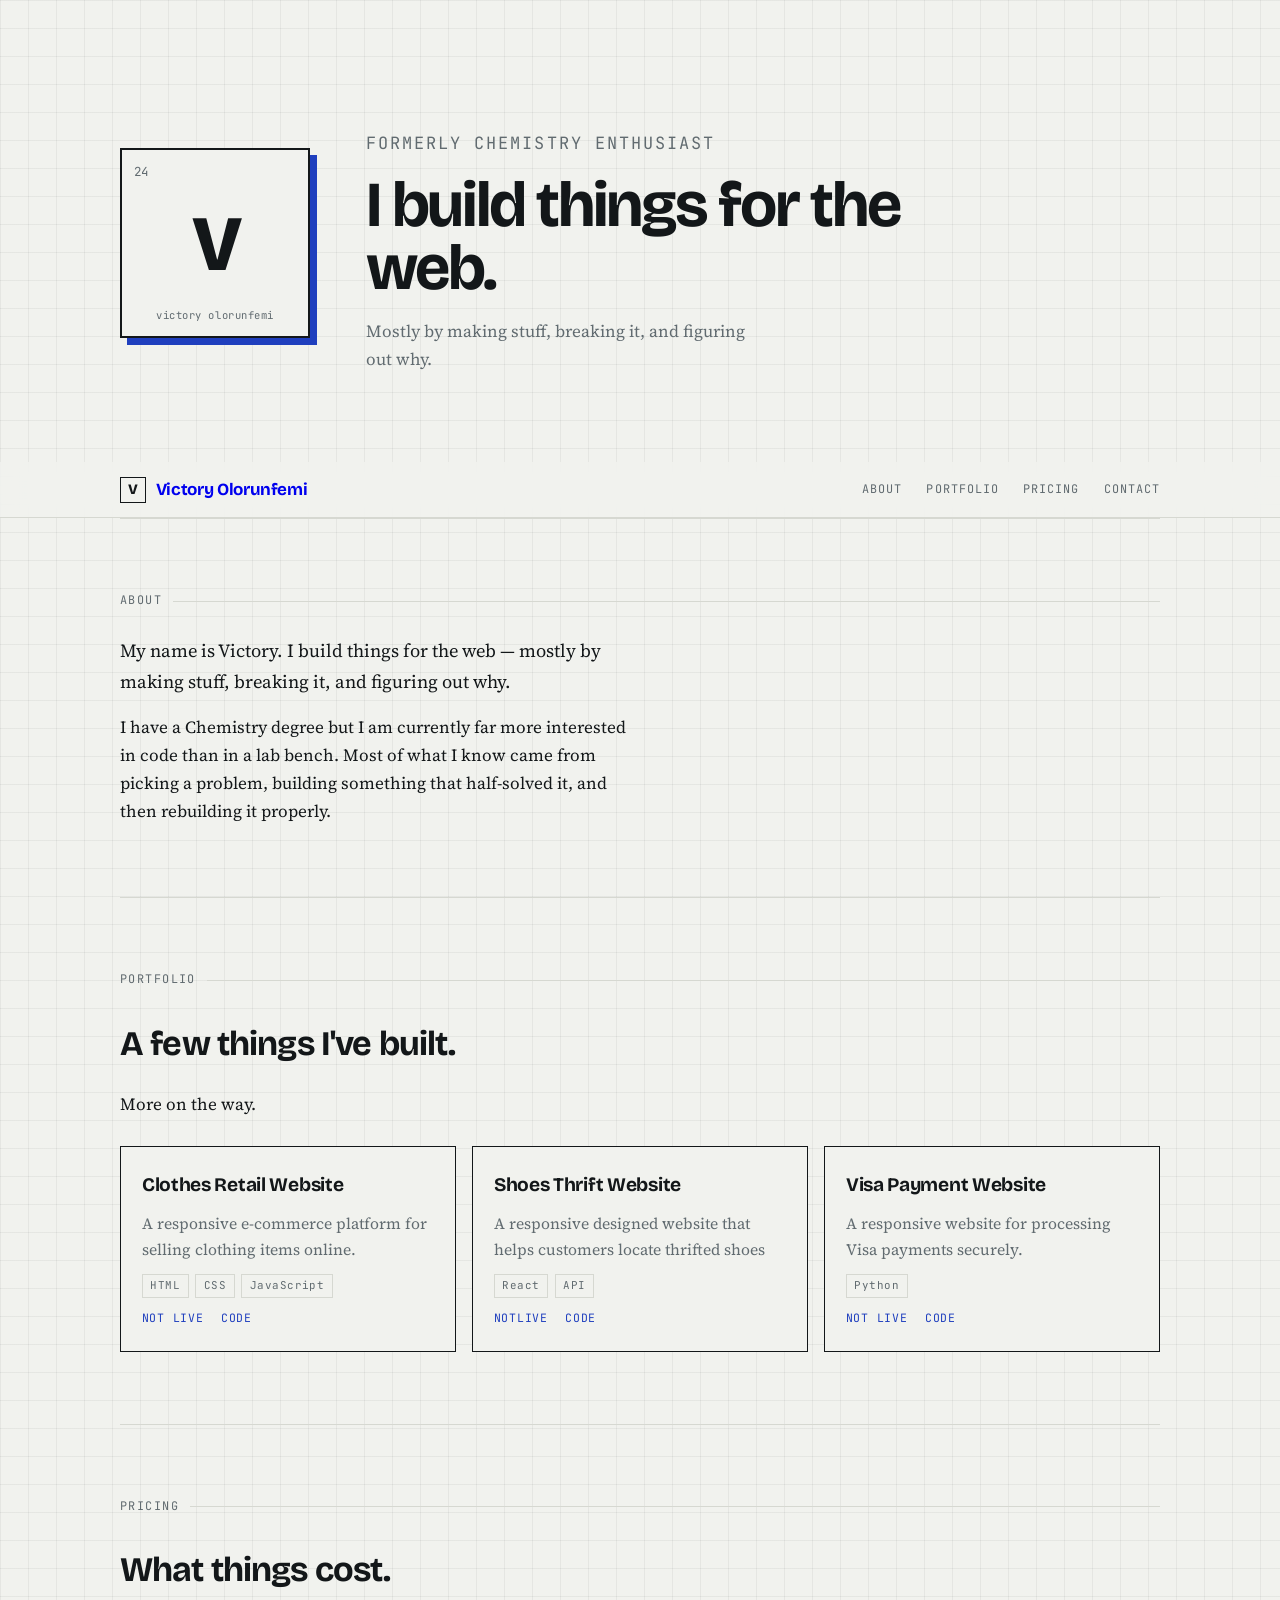
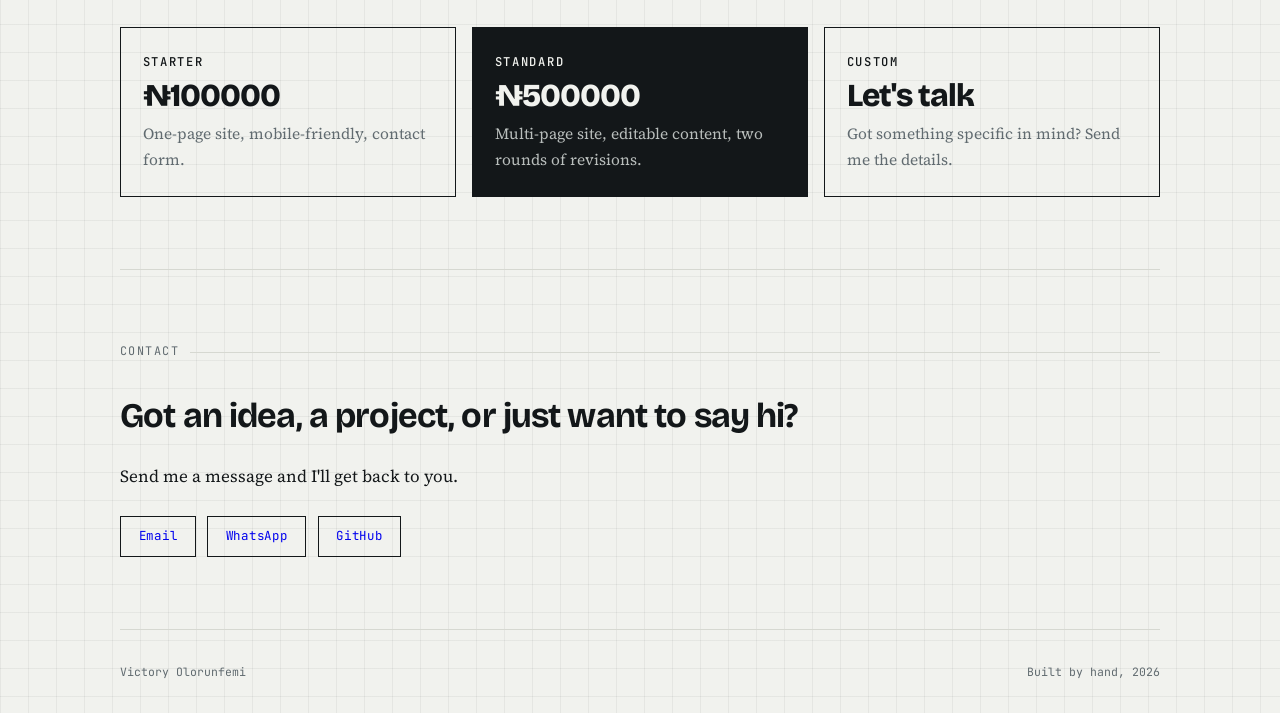
<file: index.html>
<!Doctype html>
<html lang="en">
<head>
    <meta charset="UTF-8">
    <meta name="viewport" content="width=device-width, initial-scale=1.0">
    <title>Victory Olorunfemi</title>
    <link rel="preconnect" href="https://fonts.googleapis.com">
    <link rel="preconnect" href="https://fonts.gstatic.com" crossorigin>
    <link href="https://fonts.googleapis.com/css2?family=Bricolage+Grotesque:opsz,wght@12..96,500;12..96,700;12..96,800&family=Source+Serif+4:opsz,wght@8..60,400;8..60,600&family=JetBrains+Mono:wght@400;500&display=swap" rel="stylesheet">
    <link rel="stylesheet" href="styles.css">
</head>
<body>
    <header class="hero wrap" id="top">
        <div class="hero-grid">
            <div class="tile">
            <div class="tile-num">24</div>
            <div class="tile-sym">V</div>
            <div class="tile-name">victory olorunfemi</div>
            </div>
            <div>
            <p class="eyebrow">formerly chemistry enthusiast</p>
            <h1>I build things for the web.</h1>
            <p>Mostly by making stuff, breaking it, and figuring out why.</p>
            </div>
        </div>
    </header>

    <nav class="nav">
        <div class="wrap nav-inner">
            <a class="brand" href="#top">
            <span class="brand-mark">V</span>
            <span>Victory Olorunfemi</span>
            </a>
            <ul class="nav-links">
            <li><a href="#about">About</a></li>
            <li><a href="#Portfolio">Portfolio</a></li>
            <li><a href="#Pricing">Pricing</a></li>
            <li><a href="#Contact">Contact</a></li>
            </ul>
        </div>
    </nav>

<section class="section wrap reveal" id="about">
  <p class="label">About</p>
  <div class="prose">
    <p class="lede">My name is Victory. I build things for the web — mostly by making stuff, breaking it, and figuring out why.</p>
    <p>I have a Chemistry degree but I am currently far more interested in code than in a lab bench. Most of what I know came from picking a problem, building something that half-solved it, and then rebuilding it properly.</p>
  </div>
</section>

<section class="section wrap reveal" id="Portfolio">
  <p class="label">Portfolio</p>
  <h2>A few things I've built.</h2>
  <p class="prose">More on the way.</p>

  <div class="cards">
    <article class="card">
      <h3>Clothes Retail Website</h3>
      <p>A responsive e-commerce platform for selling clothing items online.</p>
      <div class="tags"><span class="tag">HTML</span><span class="tag">CSS</span><span class="tag">JavaScript</span></div>
      <div class="card-links"><a href="#">Not Live</a><a href="#">Code</a></div>
    </article>

    <article class="card">
      <h3>Shoes Thrift Website</h3>
      <p>A responsive designed website that helps customers locate thrifted shoes</p>
      <div class="tags"><span class="tag">React</span><span class="tag">API</span></div>
      <div class="card-links"><a href="#">NotLive</a><a href="#">Code</a></div>
    </article>

    <article class="card">
      <h3>Visa Payment Website</h3>
      <p>A responsive website for processing Visa payments securely.</p>
      <div class="tags"><span class="tag">Python</span></div>
      <div class="card-links"><a href="#">Not Live</a><a href="#">Code</a></div>
    </article>
  </div>
</section>

<section class="section wrap reveal" id="Pricing">
    <p class="label">Pricing</p>
    <h2>What things cost.</h2>

    <div class="tiers">
        <div class="tier">
            <h3>Starter</h3>
            <div class="price">₦100000</div>
            <p>One-page site, mobile-friendly, contact form.</p>
        </div>

        <div class="tier tier--pick">
            <h3>Standard</h3>
            <div class="price">₦500000</div>
            <p>Multi-page site, editable content, two rounds of revisions.</p>
        </div>

        <div class="tier">
            <h3>Custom</h3>
            <div class="price">Let's talk</div>
            <p>Got something specific in mind? Send me the details.</p>
        </div>
    </div>
</section>

<section class="section wrap reveal" id="Contact">
  <p class="label">Contact</p>
  <h2>Got an idea, a project, or just want to say hi?</h2>
  <p class="prose">Send me a message and I'll get back to you.</p>

  <div class="contact-links">
    <a href="mailto:victoryolamide16@gmail.com">Email</a>
    <a href="https://wa.me/2349070773143">WhatsApp</a>
    <a href="https://github.com/vicki-genius">GitHub</a>
  </div>
</section>

<footer class="wrap">
  <span>Victory Olorunfemi</span>
  <span>Built by hand, 2026</span>
</footer>

<script>
const io = new IntersectionObserver((entries) => {
  entries.forEach(e => { if (e.isIntersecting) { e.target.classList.add('in'); io.unobserve(e.target); } });
}, { threshold: 0.12 });
document.querySelectorAll('.reveal').forEach(el => io.observe(el));
</script>


</body>
    
</html>
</file>
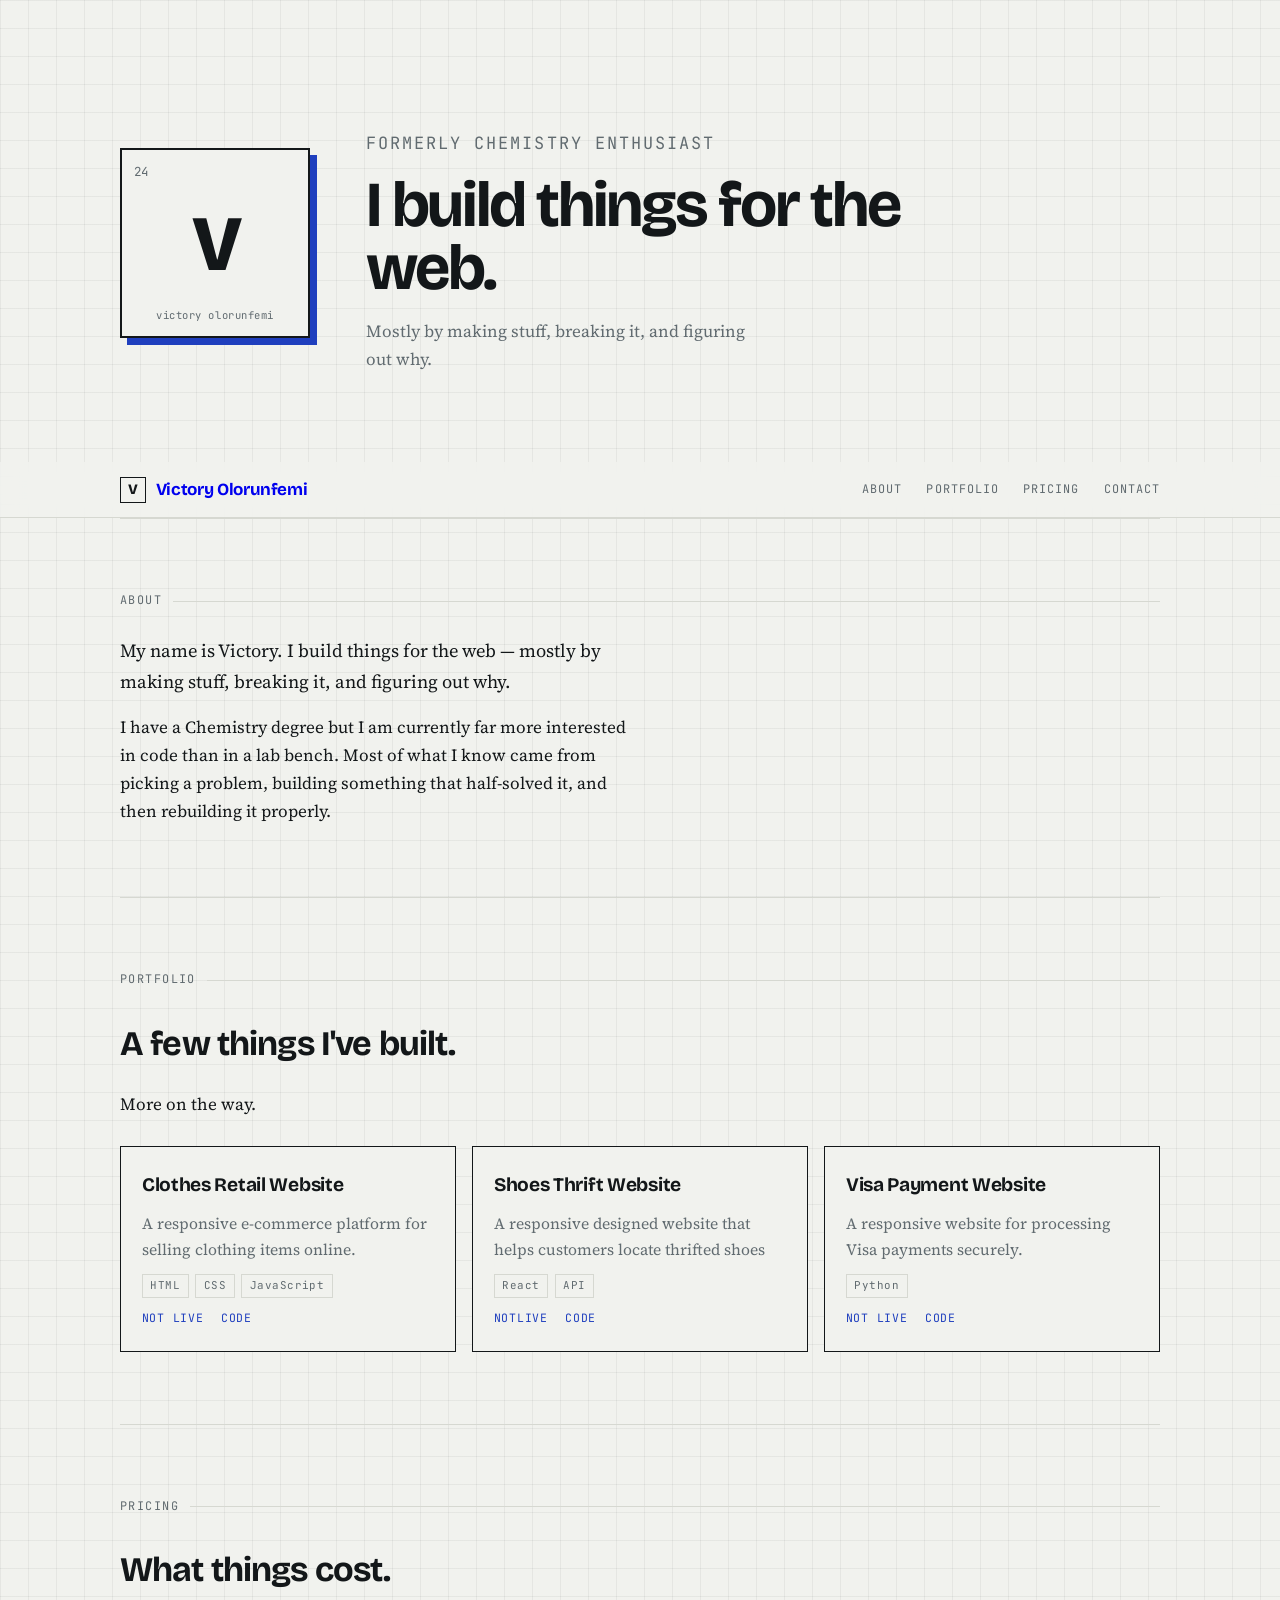
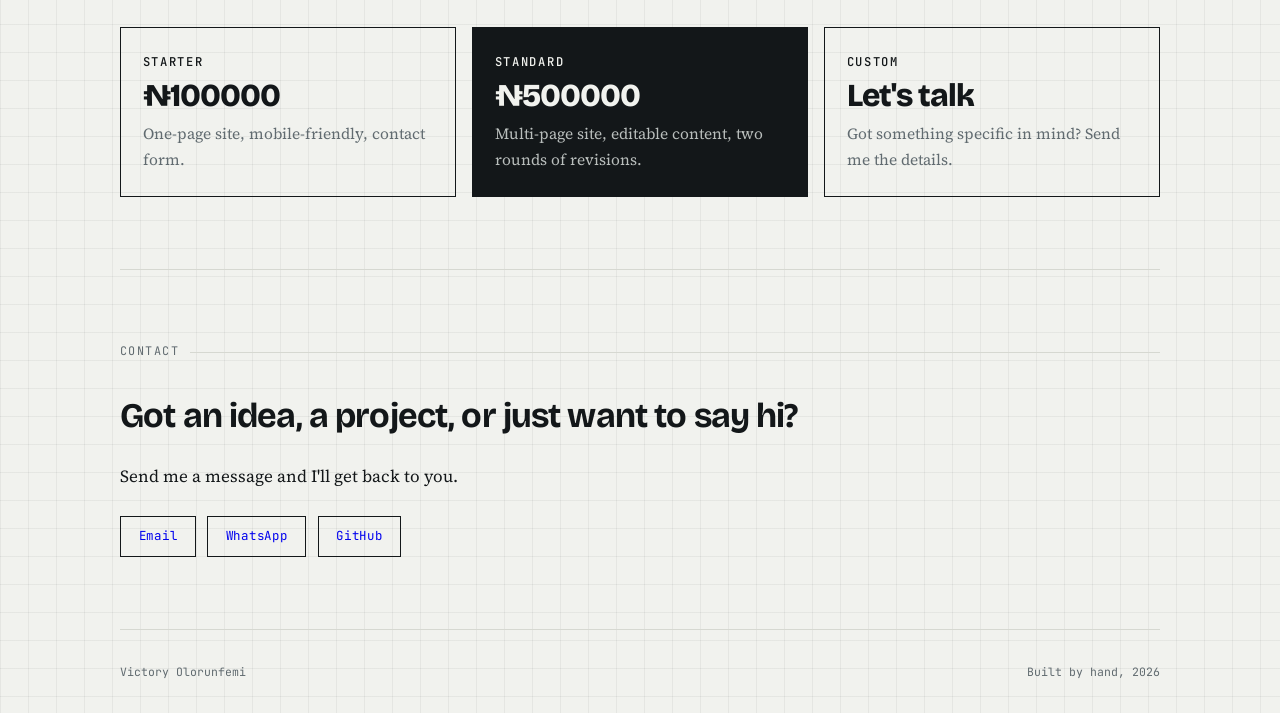
<file: Software Developer/index.html>
<!Doctype html>
<html lang="en">
<head>
    <meta charset="UTF-8">
    <meta name="viewport" content="width=device-width, initial-scale=1.0">
    <title>Victory Olorunfemi</title>
    <link rel="preconnect" href="https://fonts.googleapis.com">
    <link rel="preconnect" href="https://fonts.gstatic.com" crossorigin>
    <link href="https://fonts.googleapis.com/css2?family=Bricolage+Grotesque:opsz,wght@12..96,500;12..96,700;12..96,800&family=Source+Serif+4:opsz,wght@8..60,400;8..60,600&family=JetBrains+Mono:wght@400;500&display=swap" rel="stylesheet">
    <link rel="stylesheet" href="styles.css">
</head>
<body>
    <header class="hero wrap" id="top">
        <div class="hero-grid">
            <div class="tile">
            <div class="tile-num">24</div>
            <div class="tile-sym">V</div>
            <div class="tile-name">victory olorunfemi</div>
            </div>
            <div>
            <p class="eyebrow">formerly chemistry enthusiast</p>
            <h1>I build things for the web.</h1>
            <p>Mostly by making stuff, breaking it, and figuring out why.</p>
            </div>
        </div>
    </header>

    <nav class="nav">
        <div class="wrap nav-inner">
            <a class="brand" href="#top">
            <span class="brand-mark">V</span>
            <span>Victory Olorunfemi</span>
            </a>
            <ul class="nav-links">
            <li><a href="#about">About</a></li>
            <li><a href="#Portfolio">Portfolio</a></li>
            <li><a href="#Pricing">Pricing</a></li>
            <li><a href="#Contact">Contact</a></li>
            </ul>
        </div>
    </nav>

<section class="section wrap reveal" id="about">
  <p class="label">About</p>
  <div class="prose">
    <p class="lede">My name is Victory. I build things for the web — mostly by making stuff, breaking it, and figuring out why.</p>
    <p>I have a Chemistry degree but I am currently far more interested in code than in a lab bench. Most of what I know came from picking a problem, building something that half-solved it, and then rebuilding it properly.</p>
  </div>
</section>

<section class="section wrap reveal" id="Portfolio">
  <p class="label">Portfolio</p>
  <h2>A few things I've built.</h2>
  <p class="prose">More on the way.</p>

  <div class="cards">
    <article class="card">
      <h3>Clothes Retail Website</h3>
      <p>A responsive e-commerce platform for selling clothing items online.</p>
      <div class="tags"><span class="tag">HTML</span><span class="tag">CSS</span><span class="tag">JavaScript</span></div>
      <div class="card-links"><a href="#">Not Live</a><a href="#">Code</a></div>
    </article>

    <article class="card">
      <h3>Shoes Thrift Website</h3>
      <p>A responsive designed website that helps customers locate thrifted shoes</p>
      <div class="tags"><span class="tag">React</span><span class="tag">API</span></div>
      <div class="card-links"><a href="#">NotLive</a><a href="#">Code</a></div>
    </article>

    <article class="card">
      <h3>Visa Payment Website</h3>
      <p>A responsive website for processing Visa payments securely.</p>
      <div class="tags"><span class="tag">Python</span></div>
      <div class="card-links"><a href="#">Not Live</a><a href="#">Code</a></div>
    </article>
  </div>
</section>

<section class="section wrap reveal" id="Pricing">
    <p class="label">Pricing</p>
    <h2>What things cost.</h2>

    <div class="tiers">
        <div class="tier">
            <h3>Starter</h3>
            <div class="price">₦100000</div>
            <p>One-page site, mobile-friendly, contact form.</p>
        </div>

        <div class="tier tier--pick">
            <h3>Standard</h3>
            <div class="price">₦500000</div>
            <p>Multi-page site, editable content, two rounds of revisions.</p>
        </div>

        <div class="tier">
            <h3>Custom</h3>
            <div class="price">Let's talk</div>
            <p>Got something specific in mind? Send me the details.</p>
        </div>
    </div>
</section>

<section class="section wrap reveal" id="Contact">
  <p class="label">Contact</p>
  <h2>Got an idea, a project, or just want to say hi?</h2>
  <p class="prose">Send me a message and I'll get back to you.</p>

  <div class="contact-links">
    <a href="mailto:victoryolamide16@gmail.com">Email</a>
    <a href="https://wa.me/2349070773143">WhatsApp</a>
    <a href="https://github.com/vicki-genius">GitHub</a>
  </div>
</section>

<footer class="wrap">
  <span>Victory Olorunfemi</span>
  <span>Built by hand, 2026</span>
</footer>

<script>
const io = new IntersectionObserver((entries) => {
  entries.forEach(e => { if (e.isIntersecting) { e.target.classList.add('in'); io.unobserve(e.target); } });
}, { threshold: 0.12 });
document.querySelectorAll('.reveal').forEach(el => io.observe(el));
</script>


</body>
    
</html>
</file>
<file: styles.css>
:root{
  --paper:#F1F2EE;
  --ink:#131719;
  --muted:#616B70;
  --cobalt:#1F3FBE;
  --flame:#C7302B;
  --rule:#D6D8D1;
  --display:"Bricolage Grotesque",system-ui,sans-serif;
  --body:"Source Serif 4",Georgia,serif;
  --mono:"JetBrains Mono",ui-monospace,monospace;
}
*{box-sizing:border-box;margin:0;padding:0}

html{scroll-behavior:smooth;scroll-padding-top:72px}

body{
  background-color:var(--paper);
  background-image:
    linear-gradient(to right,rgba(19,23,25,.055) 1px,transparent 1px),
    linear-gradient(to bottom,rgba(19,23,25,.055) 1px,transparent 1px);
  background-size:28px 28px;
  color:var(--ink);
  font-family:var(--body);
  font-size:1.0625rem;
  line-height:1.65;
  -webkit-font-smoothing:antialiased;
}

.wrap{width:min(1040px,90vw);margin-inline:auto}

.nav{
  position:sticky;top:0;z-index:50;
  background:rgba(241,242,238,.82);
  backdrop-filter:blur(10px);
  border-bottom:1px solid var(--rule);
}
.nav-inner{display:flex;align-items:center;justify-content:space-between;gap:1.5rem;padding-block:.85rem}
.brand{display:flex;align-items:center;gap:.6rem;text-decoration:none;font-family:var(--display);font-weight:700;letter-spacing:-.02em}
.brand-mark{
  width:26px;height:26px;display:grid;place-items:center;
  border:1.5px solid var(--ink);color:var(--ink);
  font-family:var(--display);font-weight:800;font-size:.9rem;line-height:1;
}
.nav-links{display:flex;gap:1.5rem;list-style:none;font-family:var(--mono);font-size:.74rem;letter-spacing:.09em;text-transform:uppercase}
.nav-links a{text-decoration:none;color:var(--muted);padding-block:.2rem;border-bottom:1px solid transparent;transition:color .18s,border-color .18s}
.nav-links a:hover{color:var(--ink);border-color:var(--cobalt)}

.hero{padding-block:clamp(3.5rem,10vw,7rem) clamp(3rem,8vw,5.5rem)}
.hero-grid{display:grid;grid-template-columns:auto 1fr;gap:clamp(1.75rem,5vw,3.5rem);align-items:center}

.tile{
  width:clamp(140px,20vw,190px);aspect-ratio:1;
  border:2px solid var(--ink);
  background:var(--paper);
  padding:.75rem;
  display:flex;flex-direction:column;justify-content:space-between;
  box-shadow:7px 7px 0 var(--cobalt);
}
.tile-num{font-family:var(--mono);font-size:.78rem;color:var(--muted)}
.tile-sym{font-family:var(--display);font-weight:800;font-size:clamp(3.4rem,8vw,4.9rem);line-height:.85;letter-spacing:-.04em;text-align:center;flex:1;display:grid;place-items:center}
.tile-name{font-family:var(--mono);font-size:.66rem;letter-spacing:.05em;color:var(--muted);text-align:center}

.eyebrow{font-family:var(--mono);font-size:.74rem;letter-spacing:.12em;text-transform:uppercase;color:var(--cobalt);margin-bottom:1rem}
.hero h1{
  font-family:var(--display);font-weight:700;
  font-size:clamp(2.35rem,7vw,4rem);line-height:.98;letter-spacing:-.035em;
  max-width:14ch;
}
.hero p{margin-top:1.15rem;color:var(--muted);max-width:44ch;font-size:1.06rem}

.section{padding-block:clamp(2.75rem,7vw,4.5rem);border-top:1px solid var(--rule)}
.label{font-family:var(--mono);font-size:.74rem;letter-spacing:.12em;text-transform:uppercase;color:var(--muted);margin-bottom:1.6rem;display:flex;align-items:center;gap:.7rem}
.label::after{content:"";flex:1;height:1px;background:var(--rule)}
.section h2{font-family:var(--display);font-weight:700;font-size:clamp(1.6rem,4vw,2.15rem);letter-spacing:-.025em;margin-bottom:1.1rem}
.prose{max-width:58ch}
.prose p + p{margin-top:1rem}
.lede{font-size:1.15rem}

.cards{display:grid;grid-template-columns:repeat(auto-fit,minmax(255px,1fr));gap:1rem;margin-top:1.75rem}
.card{
  border:1px solid var(--ink);background:var(--paper);
  padding:1.4rem 1.3rem;display:flex;flex-direction:column;gap:.65rem;
  transition:transform .18s ease,box-shadow .18s ease;
}
.card:hover{transform:translate(-3px,-3px);box-shadow:5px 5px 0 var(--ink)}
.card h3{font-family:var(--display);font-weight:700;font-size:1.2rem;letter-spacing:-.015em}
.card p{color:var(--muted);font-size:.98rem;flex:1}
.tags{display:flex;flex-wrap:wrap;gap:.4rem}
.tag{font-family:var(--mono);font-size:.68rem;letter-spacing:.04em;border:1px solid var(--rule);padding:.14rem .48rem;color:var(--muted)}
.card-links{display:flex;gap:1.1rem;font-family:var(--mono);font-size:.72rem;letter-spacing:.06em;text-transform:uppercase}
.card-links a{color:var(--cobalt);text-decoration:none;border-bottom:1px solid transparent;transition:border-color .18s}
.card-links a:hover{border-color:var(--cobalt)}

.tiers{display:grid;grid-template-columns:repeat(auto-fit,minmax(235px,1fr));gap:1rem;margin-top:1.75rem}
.tier{border:1px solid var(--ink);padding:1.5rem 1.35rem;display:flex;flex-direction:column;gap:.55rem}
.tier--pick{background:var(--ink);color:var(--paper);border-color:var(--ink)}
.tier h3{font-family:var(--mono);font-size:.76rem;letter-spacing:.14em;text-transform:uppercase;font-weight:500}
.tier .price{font-family:var(--display);font-weight:800;font-size:2rem;letter-spacing:-.03em;line-height:1}
.tier p{font-size:.97rem;color:var(--muted)}
.tier--pick p{color:#B9BEBC}
.tier--pick .price{color:var(--paper)}

.contact-links{display:flex;flex-wrap:wrap;gap:.7rem;margin-top:1.6rem}
.contact-links a{
  font-family:var(--mono);font-size:.78rem;letter-spacing:.06em;
  text-decoration:none;border:1px solid var(--ink);padding:.6rem 1.1rem;
  transition:background .18s,color .18s;
}
.contact-links a:hover{background:var(--ink);color:var(--paper)}

footer{border-top:1px solid var(--rule);padding-block:2rem;font-family:var(--mono);font-size:.72rem;color:var(--muted);display:flex;justify-content:space-between;flex-wrap:wrap;gap:.6rem}

.reveal{opacity:0;transform:translateY(14px);transition:opacity .55s ease,transform .55s ease}
.reveal.in{opacity:1;transform:none}



@media (max-width:640px){
  .hero-grid{grid-template-columns:1fr}
  .nav-links{gap:1rem;font-size:.68rem}
  .brand span{display:none}
}
@media (prefers-reduced-motion:reduce){
  html{scroll-behavior:auto}
  *{transition:none!important;animation:none!important}
  .reveal{opacity:1;transform:none}
}
</file>
<file: Software Developer/styles.css>
:root{
  --paper:#F1F2EE;
  --ink:#131719;
  --muted:#616B70;
  --cobalt:#1F3FBE;
  --flame:#C7302B;
  --rule:#D6D8D1;
  --display:"Bricolage Grotesque",system-ui,sans-serif;
  --body:"Source Serif 4",Georgia,serif;
  --mono:"JetBrains Mono",ui-monospace,monospace;
}
*{box-sizing:border-box;margin:0;padding:0}

html{scroll-behavior:smooth;scroll-padding-top:72px}

body{
  background-color:var(--paper);
  background-image:
    linear-gradient(to right,rgba(19,23,25,.055) 1px,transparent 1px),
    linear-gradient(to bottom,rgba(19,23,25,.055) 1px,transparent 1px);
  background-size:28px 28px;
  color:var(--ink);
  font-family:var(--body);
  font-size:1.0625rem;
  line-height:1.65;
  -webkit-font-smoothing:antialiased;
}

.wrap{width:min(1040px,90vw);margin-inline:auto}

.nav{
  position:sticky;top:0;z-index:50;
  background:rgba(241,242,238,.82);
  backdrop-filter:blur(10px);
  border-bottom:1px solid var(--rule);
}
.nav-inner{display:flex;align-items:center;justify-content:space-between;gap:1.5rem;padding-block:.85rem}
.brand{display:flex;align-items:center;gap:.6rem;text-decoration:none;font-family:var(--display);font-weight:700;letter-spacing:-.02em}
.brand-mark{
  width:26px;height:26px;display:grid;place-items:center;
  border:1.5px solid var(--ink);color:var(--ink);
  font-family:var(--display);font-weight:800;font-size:.9rem;line-height:1;
}
.nav-links{display:flex;gap:1.5rem;list-style:none;font-family:var(--mono);font-size:.74rem;letter-spacing:.09em;text-transform:uppercase}
.nav-links a{text-decoration:none;color:var(--muted);padding-block:.2rem;border-bottom:1px solid transparent;transition:color .18s,border-color .18s}
.nav-links a:hover{color:var(--ink);border-color:var(--cobalt)}

.hero{padding-block:clamp(3.5rem,10vw,7rem) clamp(3rem,8vw,5.5rem)}
.hero-grid{display:grid;grid-template-columns:auto 1fr;gap:clamp(1.75rem,5vw,3.5rem);align-items:center}

.tile{
  width:clamp(140px,20vw,190px);aspect-ratio:1;
  border:2px solid var(--ink);
  background:var(--paper);
  padding:.75rem;
  display:flex;flex-direction:column;justify-content:space-between;
  box-shadow:7px 7px 0 var(--cobalt);
}
.tile-num{font-family:var(--mono);font-size:.78rem;color:var(--muted)}
.tile-sym{font-family:var(--display);font-weight:800;font-size:clamp(3.4rem,8vw,4.9rem);line-height:.85;letter-spacing:-.04em;text-align:center;flex:1;display:grid;place-items:center}
.tile-name{font-family:var(--mono);font-size:.66rem;letter-spacing:.05em;color:var(--muted);text-align:center}

.eyebrow{font-family:var(--mono);font-size:.74rem;letter-spacing:.12em;text-transform:uppercase;color:var(--cobalt);margin-bottom:1rem}
.hero h1{
  font-family:var(--display);font-weight:700;
  font-size:clamp(2.35rem,7vw,4rem);line-height:.98;letter-spacing:-.035em;
  max-width:14ch;
}
.hero p{margin-top:1.15rem;color:var(--muted);max-width:44ch;font-size:1.06rem}

.section{padding-block:clamp(2.75rem,7vw,4.5rem);border-top:1px solid var(--rule)}
.label{font-family:var(--mono);font-size:.74rem;letter-spacing:.12em;text-transform:uppercase;color:var(--muted);margin-bottom:1.6rem;display:flex;align-items:center;gap:.7rem}
.label::after{content:"";flex:1;height:1px;background:var(--rule)}
.section h2{font-family:var(--display);font-weight:700;font-size:clamp(1.6rem,4vw,2.15rem);letter-spacing:-.025em;margin-bottom:1.1rem}
.prose{max-width:58ch}
.prose p + p{margin-top:1rem}
.lede{font-size:1.15rem}

.cards{display:grid;grid-template-columns:repeat(auto-fit,minmax(255px,1fr));gap:1rem;margin-top:1.75rem}
.card{
  border:1px solid var(--ink);background:var(--paper);
  padding:1.4rem 1.3rem;display:flex;flex-direction:column;gap:.65rem;
  transition:transform .18s ease,box-shadow .18s ease;
}
.card:hover{transform:translate(-3px,-3px);box-shadow:5px 5px 0 var(--ink)}
.card h3{font-family:var(--display);font-weight:700;font-size:1.2rem;letter-spacing:-.015em}
.card p{color:var(--muted);font-size:.98rem;flex:1}
.tags{display:flex;flex-wrap:wrap;gap:.4rem}
.tag{font-family:var(--mono);font-size:.68rem;letter-spacing:.04em;border:1px solid var(--rule);padding:.14rem .48rem;color:var(--muted)}
.card-links{display:flex;gap:1.1rem;font-family:var(--mono);font-size:.72rem;letter-spacing:.06em;text-transform:uppercase}
.card-links a{color:var(--cobalt);text-decoration:none;border-bottom:1px solid transparent;transition:border-color .18s}
.card-links a:hover{border-color:var(--cobalt)}

.tiers{display:grid;grid-template-columns:repeat(auto-fit,minmax(235px,1fr));gap:1rem;margin-top:1.75rem}
.tier{border:1px solid var(--ink);padding:1.5rem 1.35rem;display:flex;flex-direction:column;gap:.55rem}
.tier--pick{background:var(--ink);color:var(--paper);border-color:var(--ink)}
.tier h3{font-family:var(--mono);font-size:.76rem;letter-spacing:.14em;text-transform:uppercase;font-weight:500}
.tier .price{font-family:var(--display);font-weight:800;font-size:2rem;letter-spacing:-.03em;line-height:1}
.tier p{font-size:.97rem;color:var(--muted)}
.tier--pick p{color:#B9BEBC}
.tier--pick .price{color:var(--paper)}

.contact-links{display:flex;flex-wrap:wrap;gap:.7rem;margin-top:1.6rem}
.contact-links a{
  font-family:var(--mono);font-size:.78rem;letter-spacing:.06em;
  text-decoration:none;border:1px solid var(--ink);padding:.6rem 1.1rem;
  transition:background .18s,color .18s;
}
.contact-links a:hover{background:var(--ink);color:var(--paper)}

footer{border-top:1px solid var(--rule);padding-block:2rem;font-family:var(--mono);font-size:.72rem;color:var(--muted);display:flex;justify-content:space-between;flex-wrap:wrap;gap:.6rem}

.reveal{opacity:0;transform:translateY(14px);transition:opacity .55s ease,transform .55s ease}
.reveal.in{opacity:1;transform:none}



@media (max-width:640px){
  .hero-grid{grid-template-columns:1fr}
  .nav-links{gap:1rem;font-size:.68rem}
  .brand span{display:none}
}
@media (prefers-reduced-motion:reduce){
  html{scroll-behavior:auto}
  *{transition:none!important;animation:none!important}
  .reveal{opacity:1;transform:none}
}
</file>
